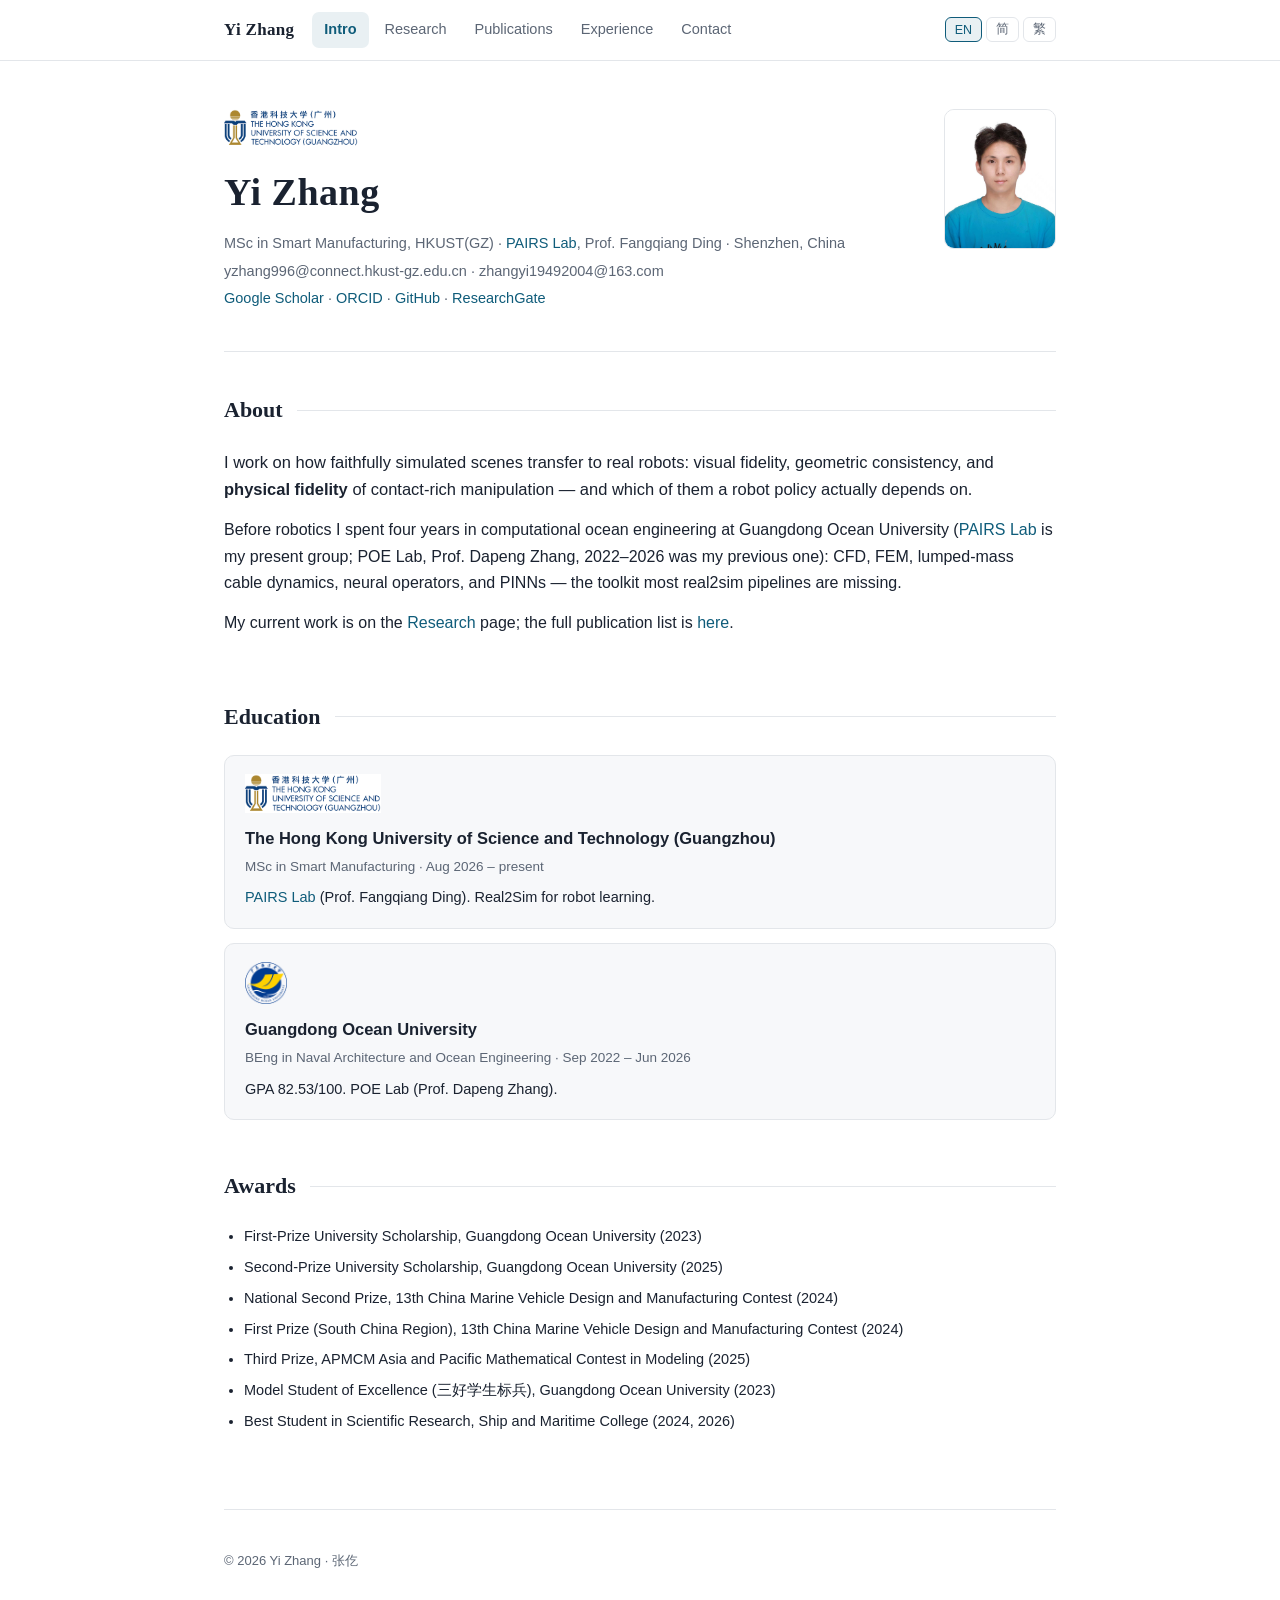
<file: index.html>
<!DOCTYPE html>
<html lang="en">
<head>
<meta charset="utf-8">
<meta name="viewport" content="width=device-width, initial-scale=1">
<title>Yi Zhang — Real2Sim for Robot Learning</title>
<meta name="description" content="Yi Zhang — MSc in Smart Manufacturing at HKUST(GZ), PAIRS Lab. Real2Sim for robot learning, backed by four years of computational ocean engineering.">
<link rel="stylesheet" href="assets/css/style.css?v=1">
</head>
<body data-lang="en">
<nav class="top" id="topnav"></nav>

<div class="wrap">
<header class="hero">
  <div class="head-flex">
    <div class="head-text">
      <img class="uni-logo" src="assets/hkustgz-logo.png" alt="HKUST(GZ)">
      <h1 data-i18n="h1"></h1>
      <p class="contact-line" data-i18n="affil"></p>
      <p class="contact-line">yzhang996@connect.hkust-gz.edu.cn · zhangyi19492004@163.com</p>
      <p class="contact-line">
        <a href="https://scholar.google.com/citations?user=YPHhw8gAAAAJ&hl=zh-CN">Google Scholar</a> ·
        <a href="https://orcid.org/0009-0003-0639-8082">ORCID</a> ·
        <a href="https://github.com/zhangyiCristino">GitHub</a> ·
        <a href="https://www.researchgate.net/profile/Yi-Zhang-950">ResearchGate</a>
      </p>
    </div>
    <img class="head-photo" src="assets/my.jpg" alt="Yi Zhang">
  </div>
</header>

<section>
  <h2 data-i18n="about_h"></h2>
  <div class="prose" data-i18n="about_p1"></div>
  <div class="prose" data-i18n="about_p2"></div>
  <div class="prose" data-i18n="intro_cta"></div>
</section>

<section>
  <h2 data-i18n="edu_h"></h2>
  <div class="cards">
    <div class="card">
      <img class="edu-logo" data-logo="hkustgz" alt="The Hong Kong University of Science and Technology (Guangzhou)">
      <h3 data-i18n="e1_t"></h3>
      <p class="meta" data-i18n="e1_m"></p>
      <p data-i18n="e1_p"></p>
    </div>
    <div class="card">
      <img class="edu-logo" data-logo="gdou" alt="Guangdong Ocean University">
      <h3 data-i18n="e2_t"></h3>
      <p class="meta" data-i18n="e2_m"></p>
      <p data-i18n="e2_p"></p>
    </div>
  </div>
</section>

<section>
  <h2 data-i18n="awards_h"></h2>
  <ul class="awards" id="awardList"></ul>
</section>

<footer data-i18n="footer"></footer>
</div>
<script src="assets/js/site.js?v=1"></script>
<script>render("index.html");</script>
</body>
</html>
</file>
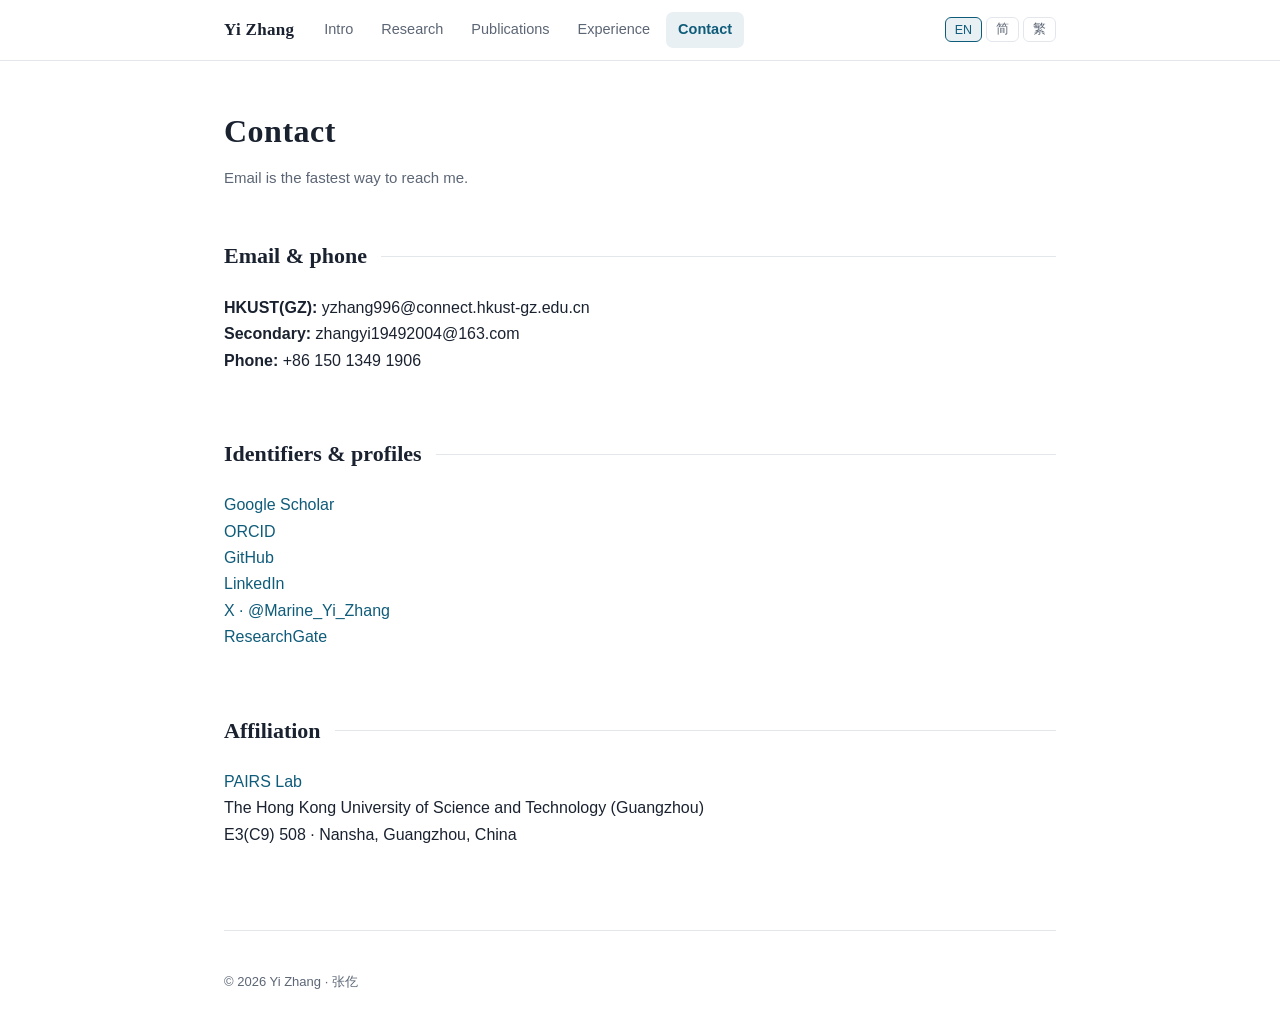
<file: connect.html>
<!DOCTYPE html>
<html lang="en">
<head>
<meta charset="utf-8">
<meta name="viewport" content="width=device-width, initial-scale=1">
<title>Contact — Yi Zhang</title>
<meta name="description" content="Contact details, identifiers, affiliation and academic service for Yi Zhang, PAIRS Lab, HKUST(GZ).">
<link rel="stylesheet" href="assets/css/style.css?v=1">
</head>
<body data-lang="en">
<nav class="top" id="topnav"></nav>

<div class="wrap">
<div class="page-title">
  <h1 data-i18n="connect_title"></h1>
  <p class="sub" data-i18n="connect_sub"></p>
</div>

<section>
  <h2 data-i18n="c_email_h"></h2>
  <div class="prose" data-i18n="c_email_p"></div>
</section>

<section>
  <h2 data-i18n="c_ids_h"></h2>
  <div class="prose" data-i18n="c_ids_p"></div>
</section>

<section>
  <h2 data-i18n="c_aff_h"></h2>
  <div class="prose" data-i18n="c_aff_p"></div>
</section>

<footer data-i18n="footer"></footer>
</div>
<script src="assets/js/site.js?v=1"></script>
<script>render("connect.html");</script>
</body>
</html>
</file>
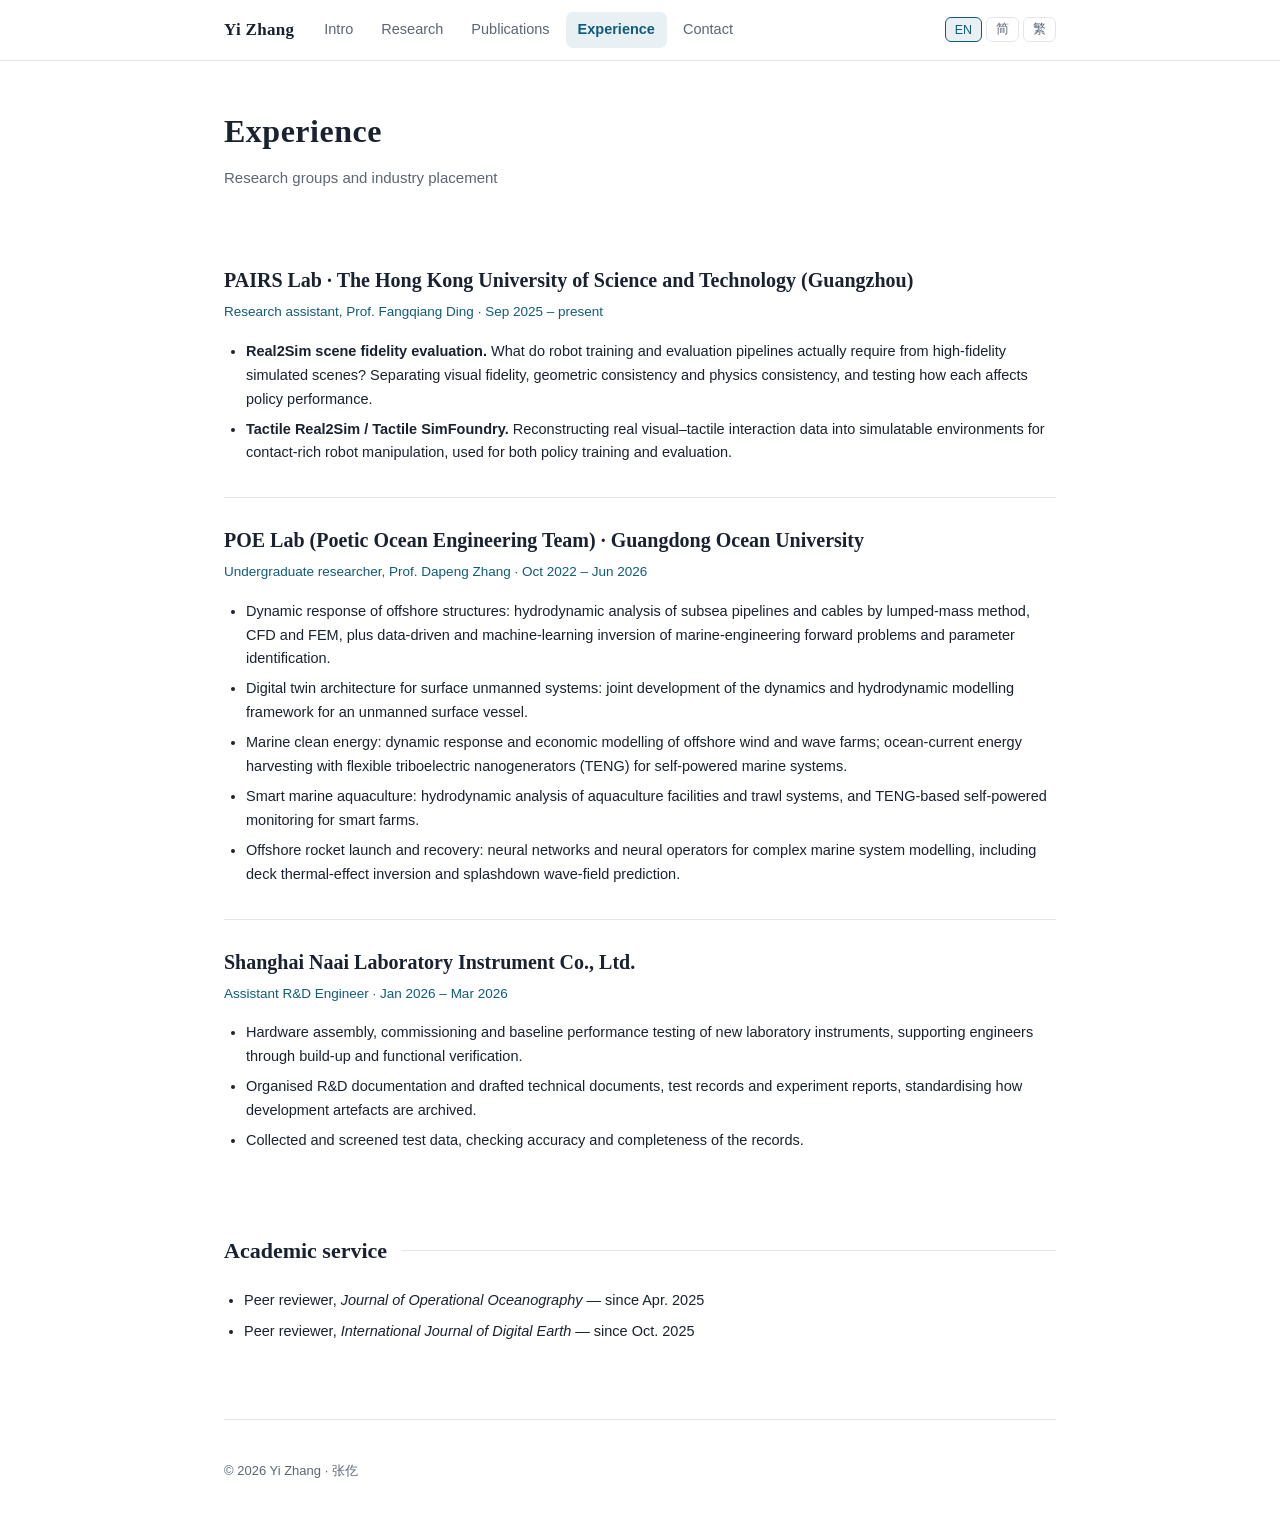
<file: experience.html>
<!DOCTYPE html>
<html lang="en">
<head>
<meta charset="utf-8">
<meta name="viewport" content="width=device-width, initial-scale=1">
<title>Experience — Yi Zhang</title>
<meta name="description" content="Research groups and industry placement: PAIRS Lab at HKUST(GZ), POE Lab at Guangdong Ocean University, and R&D assistant work at Shanghai Naai Laboratory Instrument.">
<link rel="stylesheet" href="assets/css/style.css?v=1">
</head>
<body data-lang="en">
<nav class="top" id="topnav"></nav>

<div class="wrap">
<div class="page-title">
  <h1 data-i18n="exp_title"></h1>
  <p class="sub" data-i18n="exp_sub"></p>
</div>

<section>
  <div id="expList"></div>
</section>

<section>
  <h2 data-i18n="svc_h"></h2>
  <ul class="awards" id="svcList"></ul>
</section>

<footer data-i18n="footer"></footer>
</div>
<script src="assets/js/site.js?v=1"></script>
<script>render("experience.html");</script>
</body>
</html>
</file>
<file: assets/css/style.css>
:root {
  --bg: #ffffff;
  --bg-soft: #f7f8fa;
  --fg: #1a2230;
  --fg-dim: #5c6675;
  --accent: #0f5c7a;
  --accent-soft: rgba(15, 92, 122, 0.09);
  --line: #e3e6ea;
  --card: #f7f8fa;
}
* { box-sizing: border-box; }
html { scroll-behavior: smooth; }
body {
  margin: 0;
  background: var(--bg);
  color: var(--fg);
  font-family: -apple-system, "PingFang SC", "PingFang TC", "Noto Sans CJK SC", "Noto Sans CJK TC", "Segoe UI", sans-serif;
  line-height: 1.65;
}
.wrap { max-width: 880px; margin: 0 auto; padding: 0 24px; }
a { color: var(--accent); text-decoration: none; }
a:hover { text-decoration: underline; }
img { max-width: 100%; }

/* ---- top navigation ---- */
nav.top {
  position: sticky; top: 0; z-index: 20;
  background: rgba(255, 255, 255, 0.92);
  backdrop-filter: blur(8px);
  border-bottom: 1px solid var(--line);
}
nav.top .nav-inner {
  max-width: 880px; margin: 0 auto; padding: 12px 24px;
  display: flex; align-items: center; gap: 18px;
  flex-wrap: nowrap; min-height: 30px;
}
nav.top { min-height: 54px; }
nav.top .brand {
  font-family: Georgia, "Songti SC", "Songti TC", serif;
  font-size: 17px; color: var(--fg); font-weight: 600; letter-spacing: 0.3px;
}
nav.top .brand:hover { text-decoration: none; }
nav.top ul {
  list-style: none; display: flex; gap: 4px; margin: 0; padding: 0;
  flex: 0 1 auto; min-width: 0; overflow-x: auto;
  scrollbar-width: none;
}
nav.top ul::-webkit-scrollbar { display: none; }
nav.top ul a {
  display: block; padding: 6px 12px; border-radius: 7px;
  font-size: 14.5px; color: var(--fg-dim);
}
nav.top ul a:hover { color: var(--accent); background: var(--accent-soft); text-decoration: none; }
nav.top ul a.current { color: var(--accent); background: var(--accent-soft); font-weight: 600; }
.lang-switch { display: flex; gap: 4px; margin-left: auto; }
.lang-switch button {
  background: transparent; color: var(--fg-dim);
  border: 1px solid var(--line); border-radius: 6px;
  padding: 3px 9px; cursor: pointer; font-size: 12.5px;
  font-family: inherit;
}
.lang-switch button.on { color: var(--accent); border-color: var(--accent); background: var(--accent-soft); }

/* ---- header ---- */
header.hero { padding: 48px 0 36px; border-bottom: 1px solid var(--line); }
.head-flex { display: flex; gap: 28px; align-items: flex-start; }
.head-flex .head-text { flex: 1; min-width: 0; }
.head-photo {
  width: 112px; height: 140px; flex: none;
  border-radius: 10px; object-fit: cover; object-position: top center;
  border: 1px solid var(--line);
}
.uni-logo { height: 38px; margin: 0 0 14px; display: block; }
h1 { font-family: Georgia, "Songti SC", "Songti TC", serif; font-size: 38px; margin: 0 0 8px; letter-spacing: 0.5px; }
.contact-line { color: var(--fg-dim); font-size: 14.5px; margin: 4px 0; }

/* ---- sections ---- */
section { padding: 40px 0 8px; }
section:last-of-type { padding-bottom: 32px; }
h2 {
  font-family: Georgia, "Songti SC", "Songti TC", serif;
  font-size: 22px; margin: 0 0 20px;
  display: flex; align-items: center; gap: 14px;
}
h2::after { content: ""; flex: 1; height: 1px; background: var(--line); }
.prose p { margin: 0 0 14px; }
.prose p.lead { font-size: 16.5px; color: var(--fg); }

.page-title { padding: 44px 0 8px; }
.page-title h1 { font-size: 32px; }
.page-title .sub { color: var(--fg-dim); font-size: 15px; margin: 0; }

/* ---- cards ---- */
.cards { display: grid; gap: 14px; }
.card {
  background: var(--card); border: 1px solid var(--line);
  border-radius: 10px; padding: 18px 20px;
}
.card h3 { margin: 0 0 4px; font-size: 16.5px; }
.edu-logo {
  display: none;
  max-height: 42px; max-width: 136px; width: auto; height: auto;
  margin: 0 0 12px; object-fit: contain;
}
.card .meta { color: var(--fg-dim); font-size: 13.5px; margin: 0 0 8px; }
.card p { margin: 0; font-size: 14.5px; }

/* ---- research blocks ---- */
.research-block { padding: 26px 0; border-bottom: 1px solid var(--line); }
.research-block:last-child { border-bottom: none; }
.research-block h3 {
  font-family: Georgia, "Songti SC", "Songti TC", serif;
  font-size: 20px; margin: 0 0 4px;
}
.research-block .role { color: var(--accent); font-size: 13.5px; margin: 0 0 16px; }
.research-block .figure {
  margin: 18px 0; padding: 34px 20px; text-align: center;
  border: 1px dashed var(--line); border-radius: 10px;
  background: var(--bg-soft); color: var(--fg-dim); font-size: 13.5px;
}
.research-block .figure b { color: var(--fg); display: block; margin-bottom: 4px; font-size: 14px; }
.research-block ul { margin: 10px 0 0; padding-left: 22px; font-size: 14.5px; }
.research-block ul li { margin-bottom: 6px; }

/* ---- publications ---- */
.pub-group { margin-bottom: 34px; }
.pub-group > h3 {
  font-size: 15px; text-transform: uppercase; letter-spacing: 0.8px;
  color: var(--fg-dim); margin: 0 0 12px; font-weight: 600;
}
.pub { padding: 14px 0; border-bottom: 1px solid var(--line); }
.pub:last-child { border-bottom: none; }
.pub .title { font-size: 15.5px; }
.pub .venue { color: var(--accent); font-size: 13.5px; margin-top: 2px; }
.pub .authors { color: var(--fg-dim); font-size: 13px; margin-top: 2px; }
.pub .authors em { color: var(--fg); font-style: normal; font-weight: 600; }
.pub .note { color: var(--fg-dim); font-size: 12.5px; margin-top: 3px; }

ul.awards { padding-left: 20px; margin: 0; font-size: 14.5px; }
ul.awards li { margin-bottom: 7px; }

footer { padding: 40px 0 36px; border-top: 1px solid var(--line); margin-top: 36px; color: var(--fg-dim); font-size: 13px; }

/* ---- figures ---- */
.figure .fig-img { display: none; width: 100%; height: auto; border-radius: 8px; border: 1px solid var(--line); }
.figure.has-img { border: 1px solid var(--line); background: #fff; padding: 10px; }
.figure.has-img .fig-ph { display: none; }
.figure.has-img .fig-img { display: block; }
.figure.pub-fig { margin: 0 0 12px; padding: 20px 16px; }
.figure code {
  font-family: ui-monospace, "SF Mono", Menlo, Consolas, monospace;
  font-size: 12px; background: #fff; border: 1px solid var(--line);
  border-radius: 4px; padding: 1px 5px; color: var(--fg-dim);
}
.fig-cap { color: var(--fg-dim); font-size: 12px; margin-top: 6px; }

@media (max-width: 640px) {
  h1 { font-size: 28px; }
  .head-photo { width: 88px; height: 110px; }
  nav.top .nav-inner { gap: 10px; padding: 12px 14px; }
  nav.top .brand { display: none; }
  nav.top ul { overflow-x: auto; flex: 1; min-width: 0; scrollbar-width: none; }
  nav.top ul::-webkit-scrollbar { display: none; }
  nav.top ul a { padding: 6px 7px; font-size: 13px; white-space: nowrap; }
  .lang-switch { margin-left: 0; flex: none; }
}
</file>
